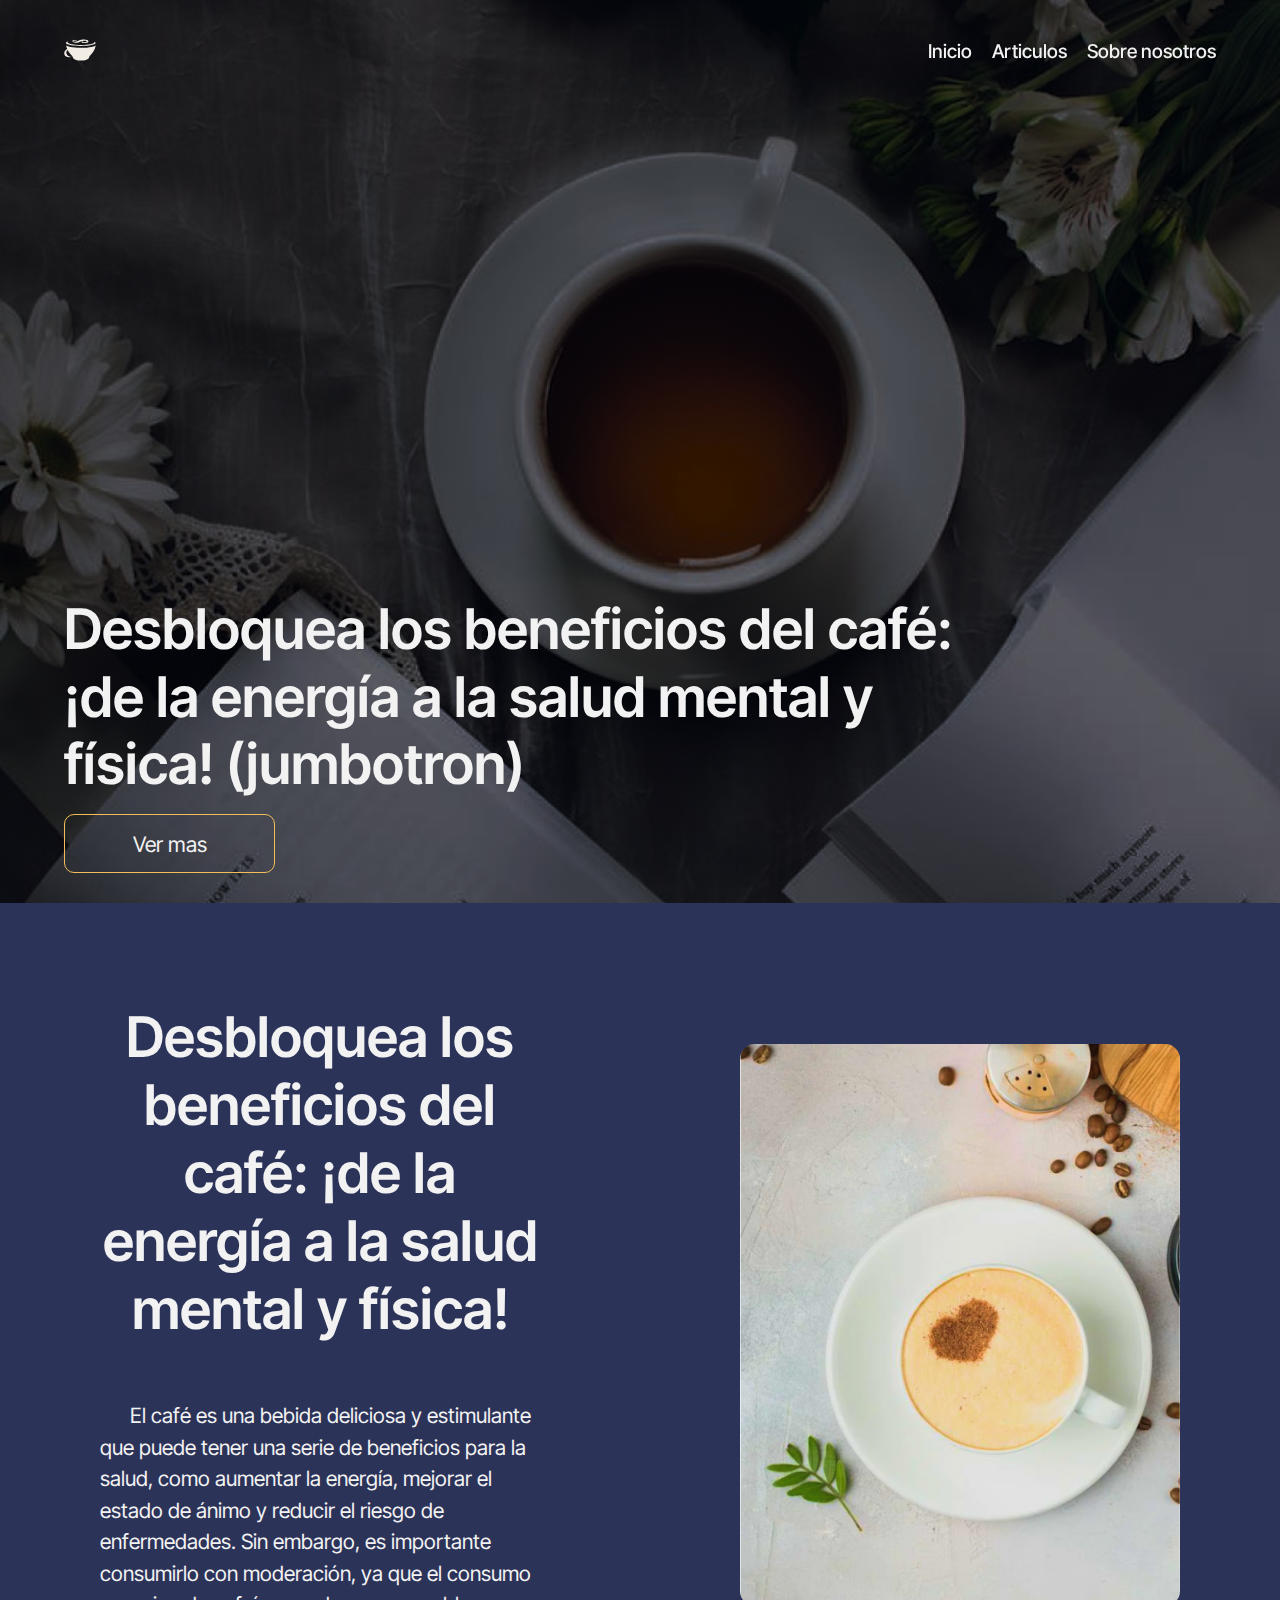
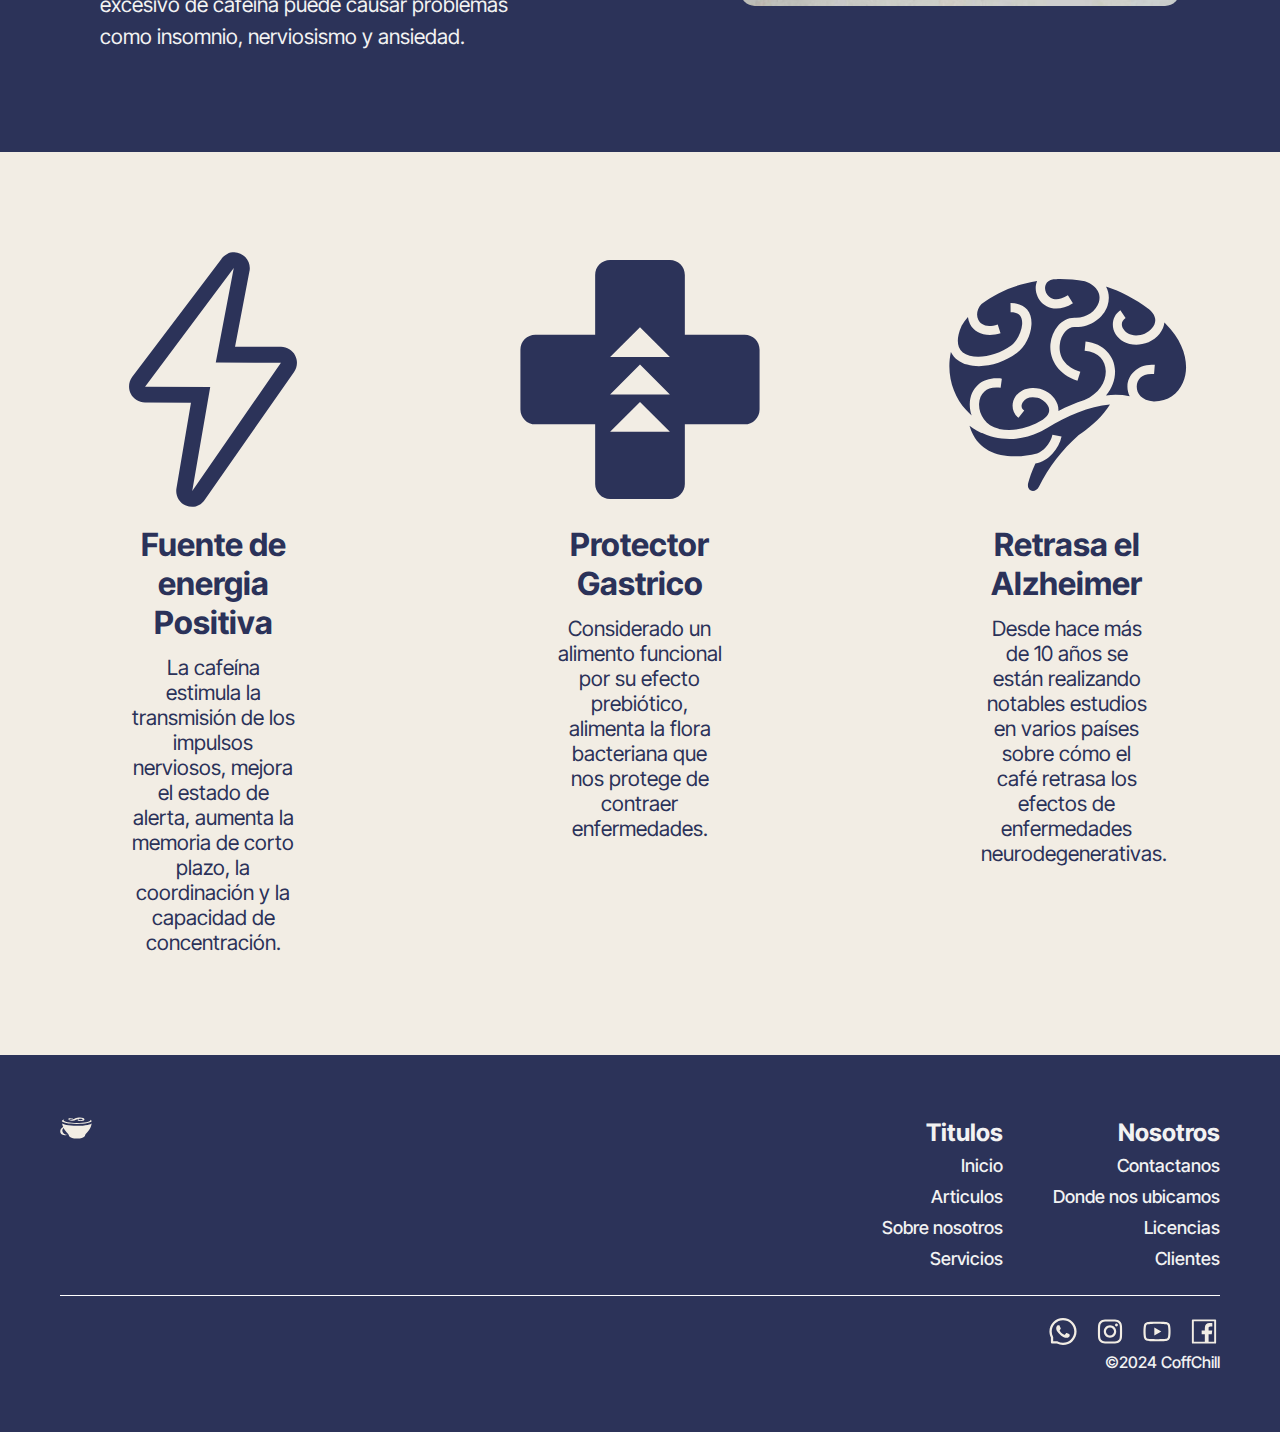
<file: index.html>
<!DOCTYPE html>
<html lang="es">

<head>
  <meta charset="UTF-8" />
  <meta name="viewport" content="width=device-width, initial-scale=1.0" />

  <meta name="Description"
    content="Descubre cómo el café es una bebida rica en nutrientes y componentes que beneficios para la salud, desde prevenir el envejecimiento hasta proteger la salud cardíaca." />

  <meta name="keywords" content="cafe, latte, cappuchino, expreso, americano, valencia" />

  <link rel="stylesheet" href="/style.css">

  <link rel="icon" href="/assets/svg/icon.svg" />

  <link rel="preconnect" href="https://fonts.googleapis.com">
  <link rel="preconnect" href="https://fonts.gstatic.com" crossorigin>
  <link href="https://fonts.googleapis.com/css2?family=Inter+Tight:ital,wght@0,100..900;1,100..900&display=swap"
    rel="stylesheet">

  <title>Coffchill</title>
</head>

<body>
  <header class="background-img" id="header">
    <div class="header-container">
      <nav class="header-nav" id="nav">
        <img src="/assets/svg/icon.svg" alt="representacion grafica de la empresa" id="logo" />
        <ul class="menu">
          <li><a href="/">Inicio</a></li>
          <li><a href="/articulos.html">Articulos</a></li>
          <li><a href="/About us.html">Sobre nosotros</a></li>
        </ul>
      </nav>
    </div>
  </header>
  
  <main>
    <section class="jumbotron">
      <h1 class="title-1">
        Desbloquea los beneficios del café: ¡de la energía a la salud mental y
        física! (jumbotron)
      </h1>
      <button class="Ver-mas"><a href="ver-mas.html">Ver mas</a></button>
    </section>
      
    <section class="section-1">
      <div class="section-article-1">
        <h2 class="title-1">
          Desbloquea los beneficios del café: ¡de la energía a la salud mental
          y física!
        </h2>
        <p>
          El café es una bebida deliciosa y estimulante que puede tener una
          serie de beneficios para la salud, como aumentar la energía, mejorar
          el estado de ánimo y reducir el riesgo de enfermedades. Sin embargo,
          es importante consumirlo con moderación, ya que el consumo excesivo
          de cafeína puede causar problemas como insomnio, nerviosismo y
          ansiedad.
        </p>
      </div>
      <div class="section-div-img">
        <img src="/assets/img/Cafe-definicion.jpg" alt="Cafe Latte" />

      </div>
    </section>
    <section class="section-2">
      <div class="Beneficios">
        <div class="section-beneficios-div-img">
          <img src="/assets/svg/Frame.svg" alt="Un rayo" />

        </div>
        <div class="section-beneficios-div-ph">
          <h3 class="Parrafos-azul">Fuente de energia Positiva</h3>
          <p class="Parrafos-azul">
            La cafeína estimula la transmisión de los impulsos nerviosos, mejora
            el estado de alerta, aumenta la memoria de corto plazo, la
            coordinación y la capacidad de concentración.
          </p>

        </div>
      </div>
      <div class="Beneficios">
        <div class="section-beneficios-div-img">
          <img src="/assets/svg/Frame (1).svg" alt="Una cruz medica" />

        </div>
        <div class="section-beneficios-div-ph">
          <h3 class="Parrafos-azul">Protector Gastrico</h3>
          <p class="Parrafos-azul">
            Considerado un alimento funcional por su efecto prebiótico, alimenta
            la flora bacteriana que nos protege de contraer enfermedades.
          </p>

        </div>
      </div>
      <div class="Beneficios">
        <div class="section-beneficios-div-img">
          <img src="/assets/svg/Frame (2).svg" alt="una representacion grafica de un cerebro" />

        </div>
        <div class="section-beneficios-div-ph">
          <h3 class="Parrafos-azul">Retrasa el Alzheimer</h3>
          <p class="Parrafos-azul">
            Desde hace más de 10 años se están realizando notables estudios en
            varios países sobre cómo el café retrasa los efectos de enfermedades
            neurodegenerativas.
          </p>

        </div>
      </div>
    </section>
  </main>
  <footer>
    <div class="row">
      <img src="/assets/svg/icon.svg" alt="representacion grafica de la empresa" />
      <nav>
        <div class="footer-section">
          <h3>Titulos</h3>
          <ul>
            <li><a href="/">Inicio</a></li>
            <li><a href="/articulos.html">Articulos</a></li>
            <li><a href="/About us.html">Sobre nosotros</a></li>
            <li><a href="/servicios.html">Servicios</a></li>
          </ul>
        </div>
        <div class="footer-section">
          <h3>Nosotros</h3>
          <ul>
            <li><a href="/Contactanos.html">Contactanos</a></li>
            <li><a href="https://maps.app.goo.gl/GHNsMP6NdFwgb5fY6" target="_blank">Donde nos ubicamos</a></li>
            <li><a href="">Licencias</a></li>
            <li><a href="">Clientes</a></li>
          </ul>
        </div>
    </div>
    <div class="social-media">
      <a href="https://www.whatsapp.com" target="_blank"><img class="svg" src="/assets/svg/Whatsapp.svg"
          alt="Whatsapp"></a>
      <a href="https://www.instagram.com" target="_blank"><img src="/assets/svg/Instagram.svg" alt="Instagram"></a>
      <a href="https://www.youtube.com" target="_blank"><img src="/assets/svg/Youtube.svg" alt="Youtube"></a>
      <a href="https://www.facebook.com" target="_blank"><img src="/assets/svg/Facebook.svg" alt="Facebook"></a>
    </div>
    <div class="copyright">
      <p>&copy;2024 CoffChill</p>
    </div>
    </nav>

  </footer>

  <script src="/index.js"></script>
  <script src="/navbar.js"></script>
  
</body>

</html>
</file>
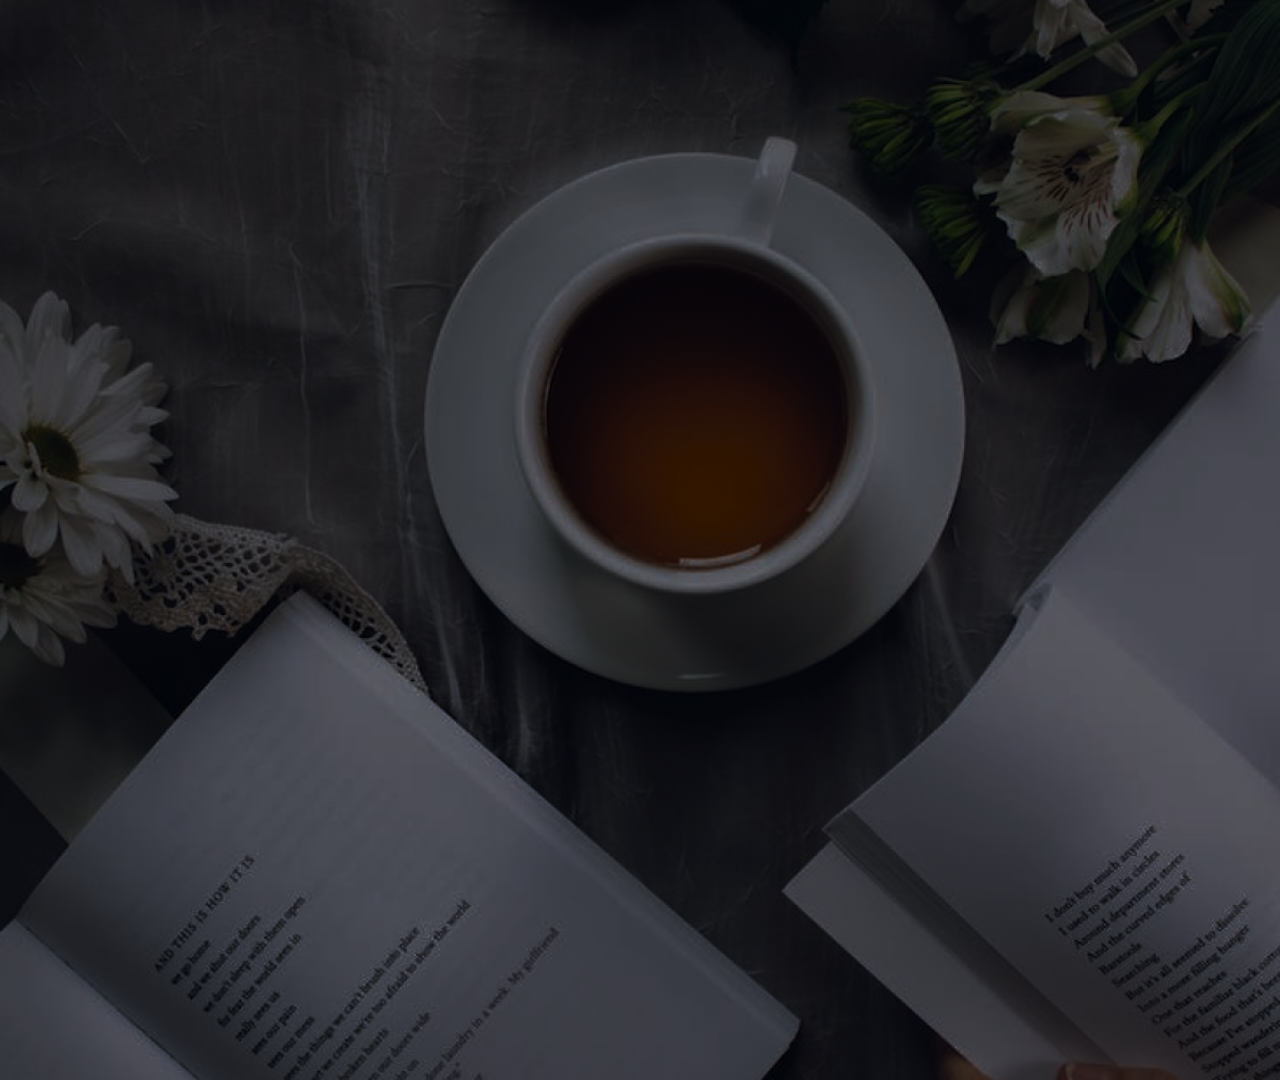
<file: ver-mas.html>
<!DOCTYPE html>
<html lang="es">
  <head>
    <meta charset="UTF-8" />
    <meta name="viewport" content="width=device-width, initial-scale=1.0" />

    <meta
      name="Description"
      content="Descubre cómo el café es una bebida rica en nutrientes y componentes que beneficios para la salud, desde prevenir el envejecimiento hasta proteger la salud cardíaca."/>

    <meta
      name="keywords"
      content="cafe, latte, cappuchino, expreso, americano, valencia"/>

    <link rel="stylesheet" href="/style.css">

    <link rel="icon" href="/assets/svg/icon.svg" />

    <link rel="preconnect" href="https://fonts.googleapis.com">
    <link rel="preconnect" href="https://fonts.gstatic.com" crossorigin>
    <link href="https://fonts.googleapis.com/css2?family=Inter+Tight:ital,wght@0,100..900;1,100..900&display=swap" rel="stylesheet">

    <title>Coffchill</title>
  </head>
<body>
    
</body>
</html>
</file>
<file: style.css>
* {
    box-sizing: border-box;

    padding: 0;
    margin: 0;
    outline: none;


    /* Ayuda momentanea*/


    /* border: solid 2px red; */

    list-style: none;
    text-decoration: none;
    color: #f2f2f2;
    font-size: 16pt;

    font-family: "Inter Tight", sans-serif;
    font-optical-sizing: auto;
    font-style: normal;
    font-weight: 400;
}



body {
    /*background-image: linear-gradient(45deg, red. blue. 0.355);*/
    height: 120vh;
    position: relative;
    background-image: linear-gradient(
        rgba(0,0,0,0.5),
        rgba(0,0,0,0.5)),
        url(/assets/img/pexels-photo-904616\ 1.png);
        background-position: center center;
        background-repeat: no-repeat;
        background-size: cover;
    margin: 0;
    overflow-x: hidden;
}


 /*para resolver bugs con las imagenes*/

img {
    width: 100%;
    object-fit: cover;
}




header {
    padding: 24px 60px;
}


header nav {
    width: 100%;
    position: fixed;
    top: 0;
    left: 0;
    justify-content: space-between;
    align-items: center;
    z-index: 10000;
    display: flex;
    padding: 2% 5%;
    height: 100px;
    background-color: transparent;
    border-radius: 0 0 15px 15px;
}


  

header nav img {
    width: 32px;
}

header nav ul {
    display: flex;
    gap: 20px;
}

header nav ul li a{
    font-size: 19px;
    font-weight: 500;
}

nav ul li a {
    color: #f2f2f2;
    transition: all 0.3s ease-in, color 0.3s ease-in;
}

nav ul li a:hover {
    color: rgba(242, 190, 92, 0.9);
}

nav ul li {
    transition: all 0.3s ease-in;
}

nav ul li:hover {
    transform: scale(1.1);
}

h1 {
    padding: 0px 0px 16px 0px;
}

.jumbotron {
    display: flex;
    flex-direction: column;
    justify-content: flex-end;
    align-items: flex-start;
    height: 95vh;
    padding: 30px 5%;
    overflow: hidden;
}

.jumbotron h1 {
    padding-right: 20%;
    line-height: 1.2;
    font-size: 56px;
    font-weight: 600;
}

.Ver-mas {
    background-color: transparent;
    border: solid 1px #F2BE5C;
    border-radius: 10px;
    width: 211px;
    height: 59px;
    padding: 10px 50px;
    font-weight: 600;
    transition: transform 0.3s, background-color 0.3s ease
}

.Ver-mas:hover {
    background-color: rgba(242, 190, 92, 0.1);
    transform: scale(1.1);
}


.Parrafos-azul {
    color: rgb(43, 50, 89);
}

.section-1 {
    display: flex;
    align-items: center;
    justify-content: space-between;
    background-color: #2C3359;
    padding: 100px;
    color: #f2f2f2;
    gap: 200px;

    @media (max-width: 724px) {
        flex-direction: column-reverse;
        padding: 24pt;
    }


}

.section-article-1 {
    width: 50%;
    text-align: center;
}

.section-div-img {
    width: 50%;
    min-width: 400px;
}

.section-div-img img {
    border-radius: 15px;
}

.section-1 h2 {
    font-size: 56px;
    font-weight: 600;
    margin-bottom: 57px;
}

.section-1 p {
    font-size: 21px;
    font-weight: 400;
    line-height: 1.5;
    text-align: left;
    text-indent: 30px;
}

.section-2 {
    display: grid;
    grid-template-columns:  repeat(auto-fit, minmax(324px, 1fr));
    background-color: #F2EDE4;
    padding: 100px 0px;
}

.section-beneficios-div-img {
    width: 60%;
    margin: 0 auto;

}

.section-beneficios-div-ph {
    width: 40%;
    margin: 0 auto;
}

.Beneficios {
    text-align: center;
    flex: 1;
}


.Beneficios h3 {
    font-size: 32px;
    font-weight: 700;
    margin: 13px 0;
}

.Beneficios p {
    font-size: 21px;
    font-weight: 400;
}

footer {
    background-color: #2C3359;
    padding: 60px;
}
.row {
    display: flex;
    justify-content: space-between;
    align-items: flex-start;
    align-self: stretch;
    border-bottom: 1px solid #fff;
}

footer img {
    width: 32px;
}


footer nav {
    display: flex;
    justify-content: flex-end;
    align-items: center;
    flex-grow: 1;
    gap: 50px;
}

.footer-section {
    text-align: right;
    padding-bottom: 20px;
}


.footer-section h3 {
    font-size: 24px;
    font-weight: 700;
    line-height: 1.5;
}

.footer-section a {
    font-size: 18px;
    font-weight: 500;
    line-height: 1;
}

.footer-section li {
    margin-bottom: 5px;
}


.social-media {
    display: flex;
    flex-direction: grow;
    justify-content:end;
    align-items: flex-end;
    gap: 15px;
    padding-top: 20px;
}

.social-media img {
    max-width: 32px;
}

.copyright {
    display: flex;
    justify-content: flex-end;
}

.copyright p {
    font-size: 16px;
    font-weight: 500;
}
</file>
